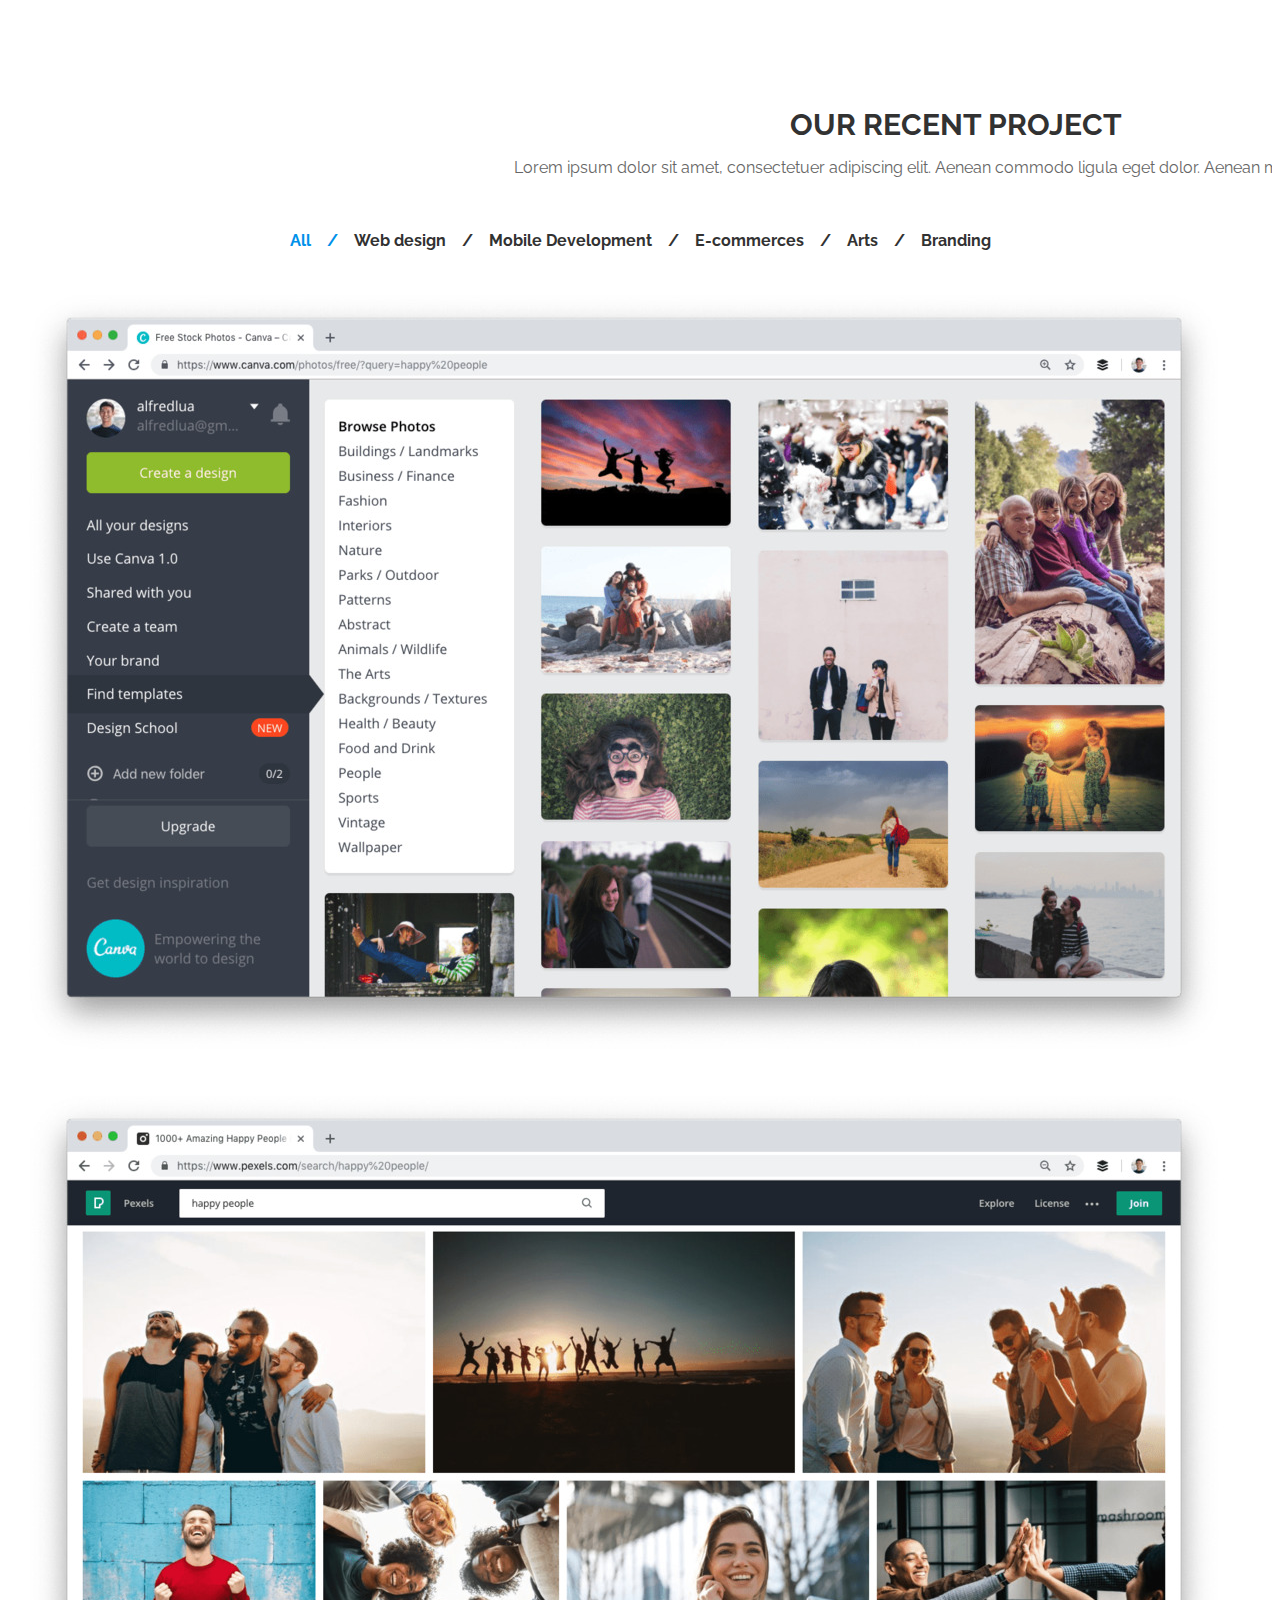
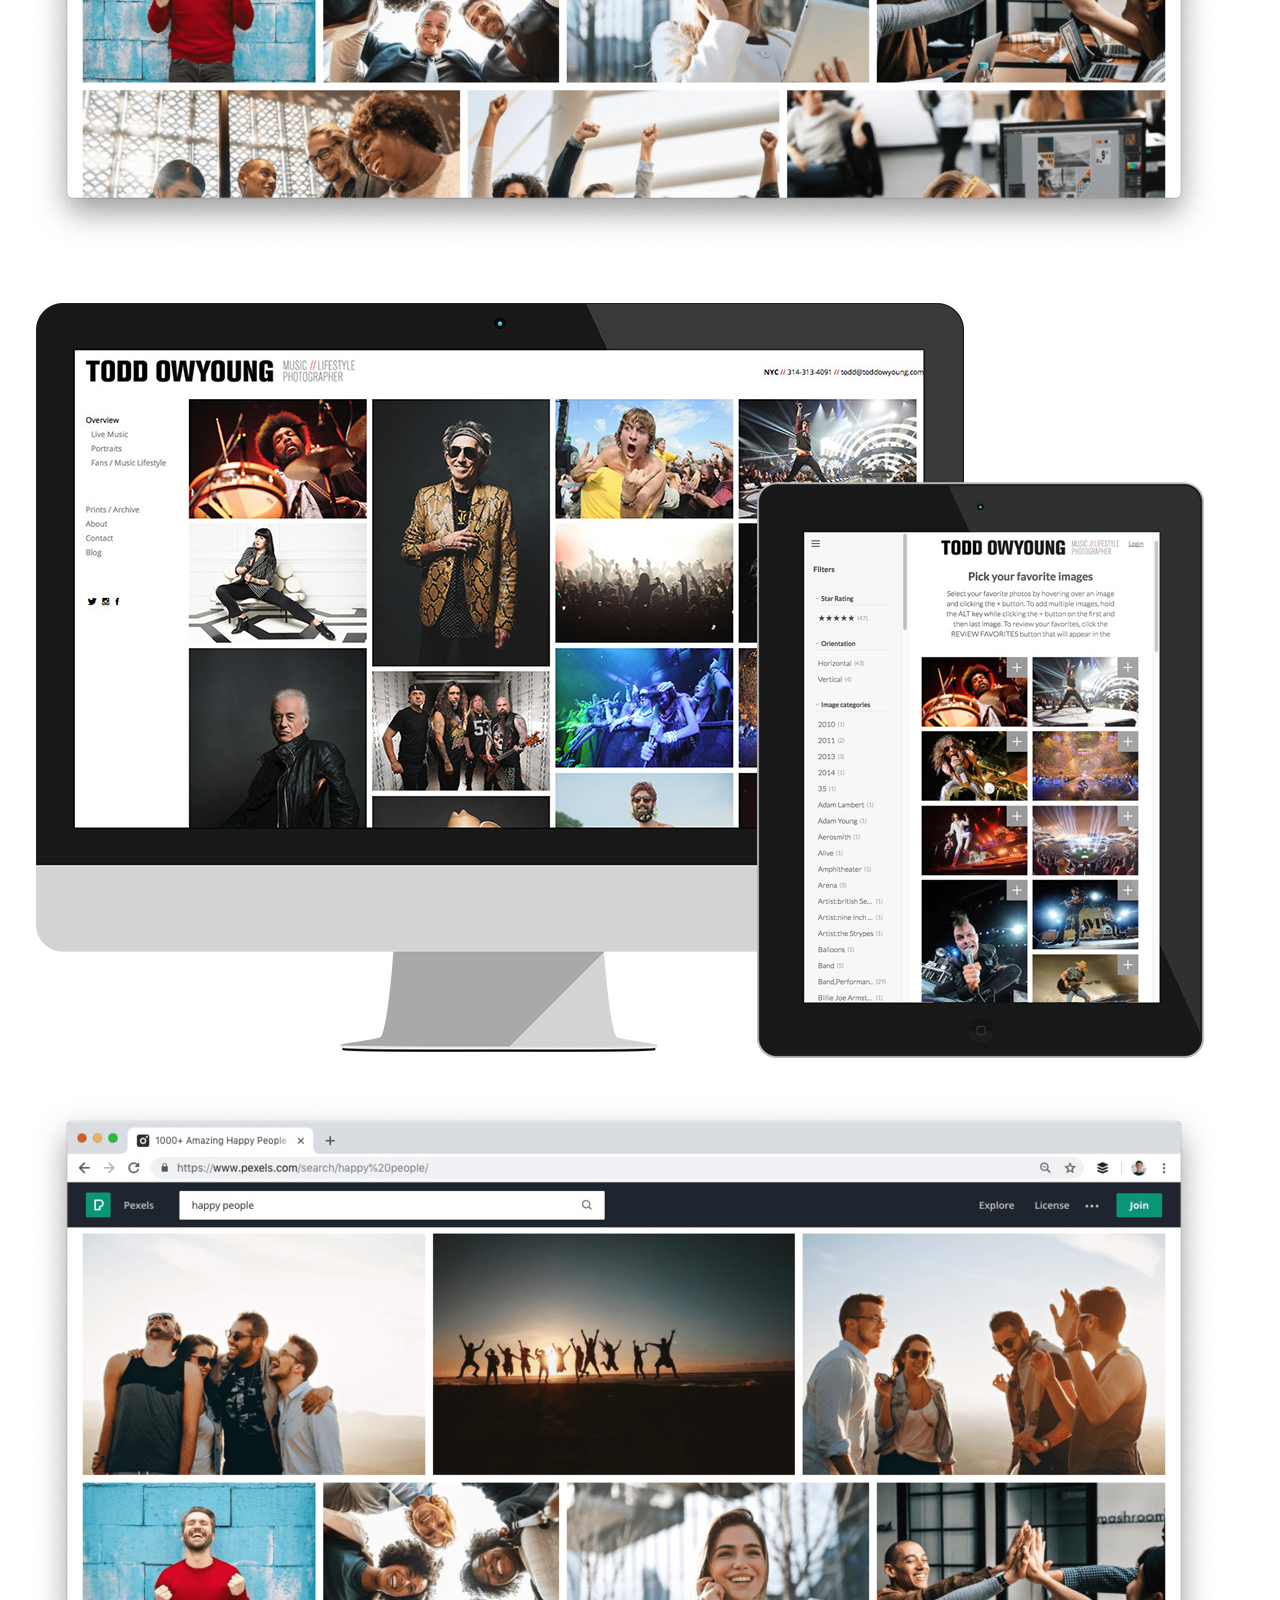
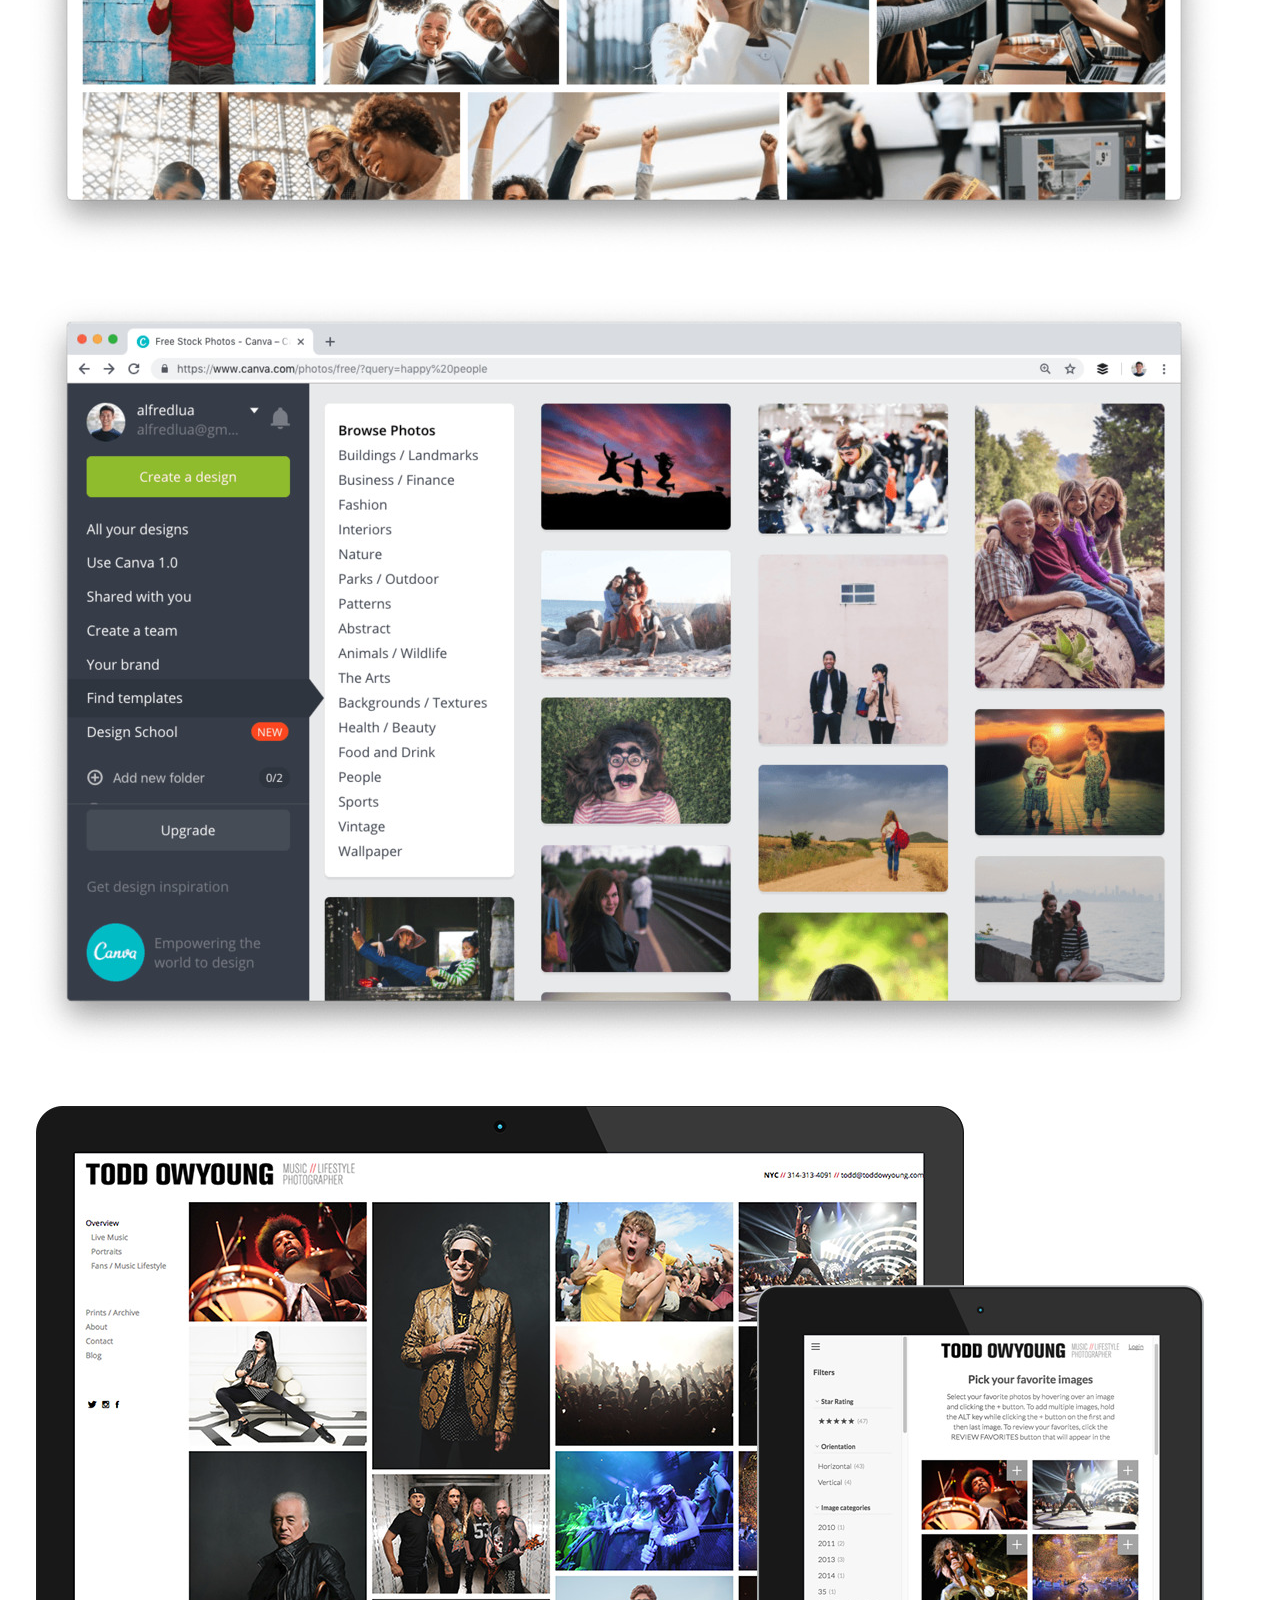
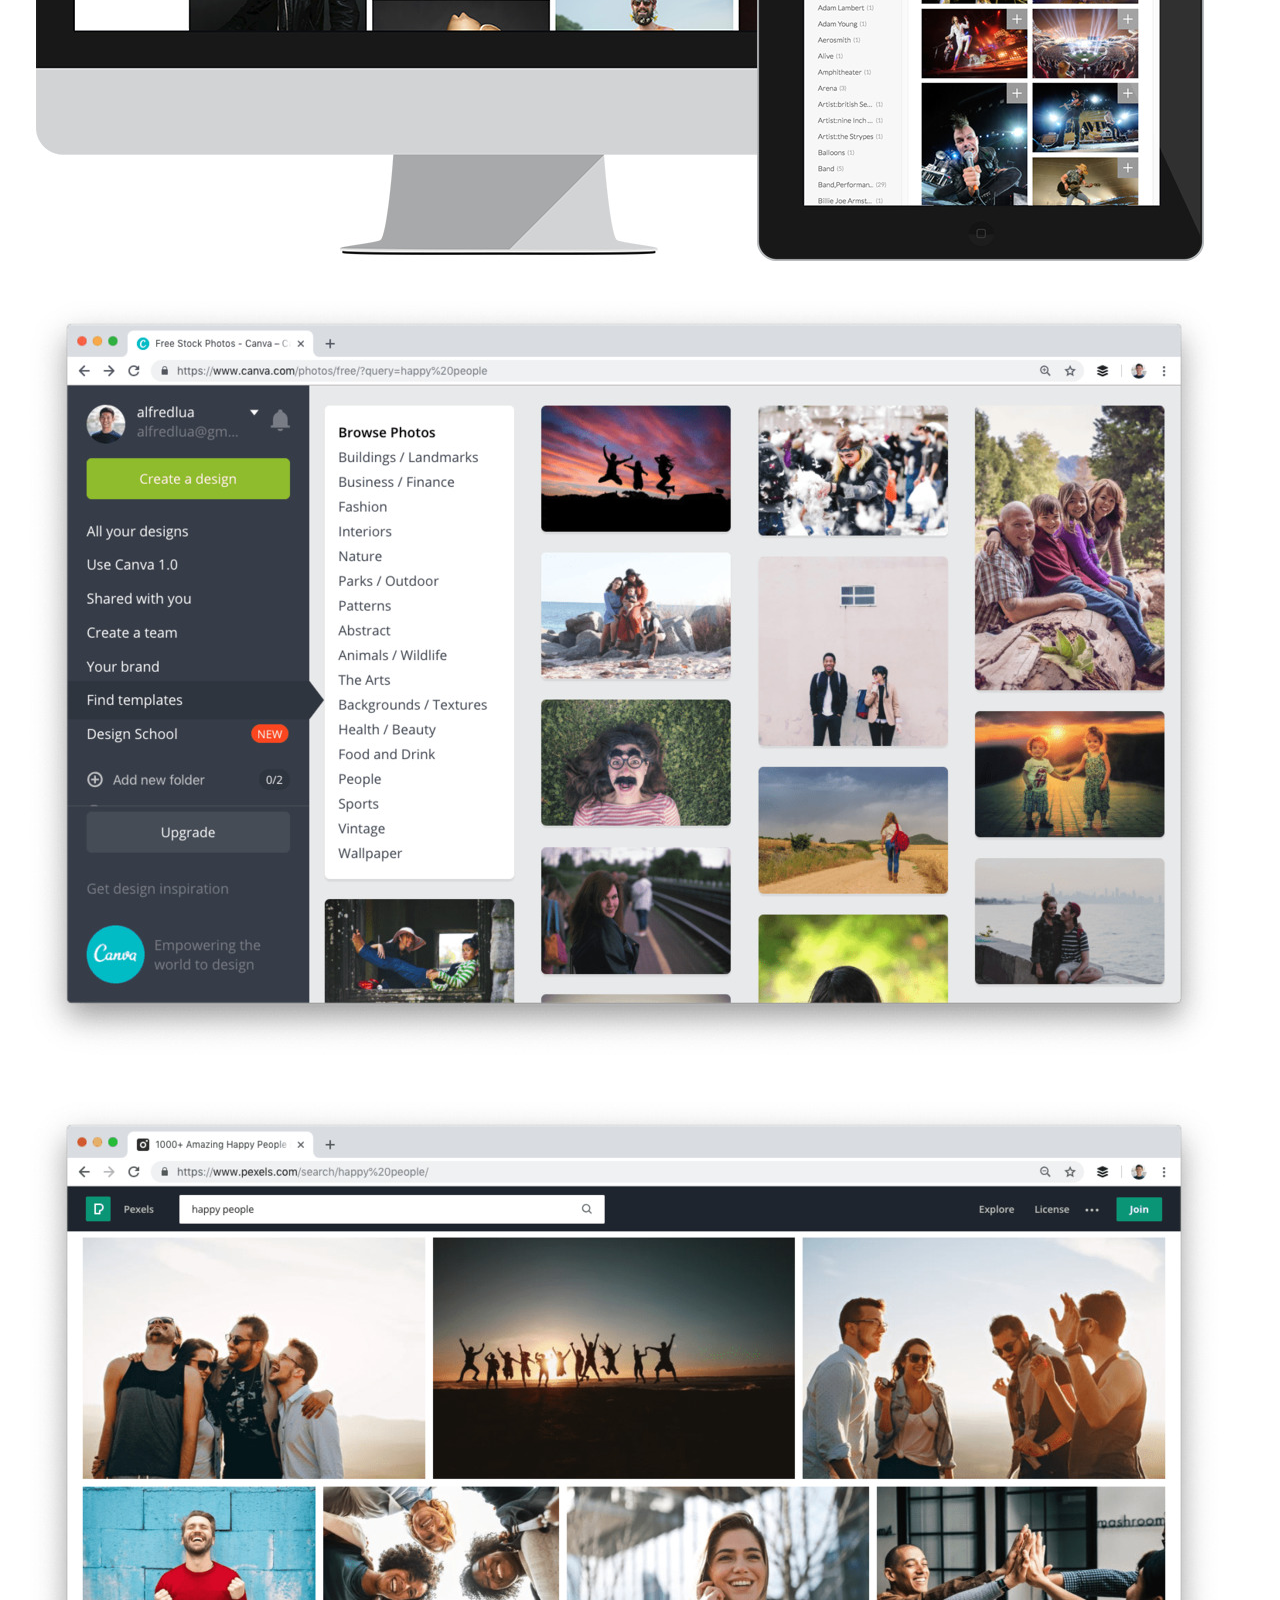
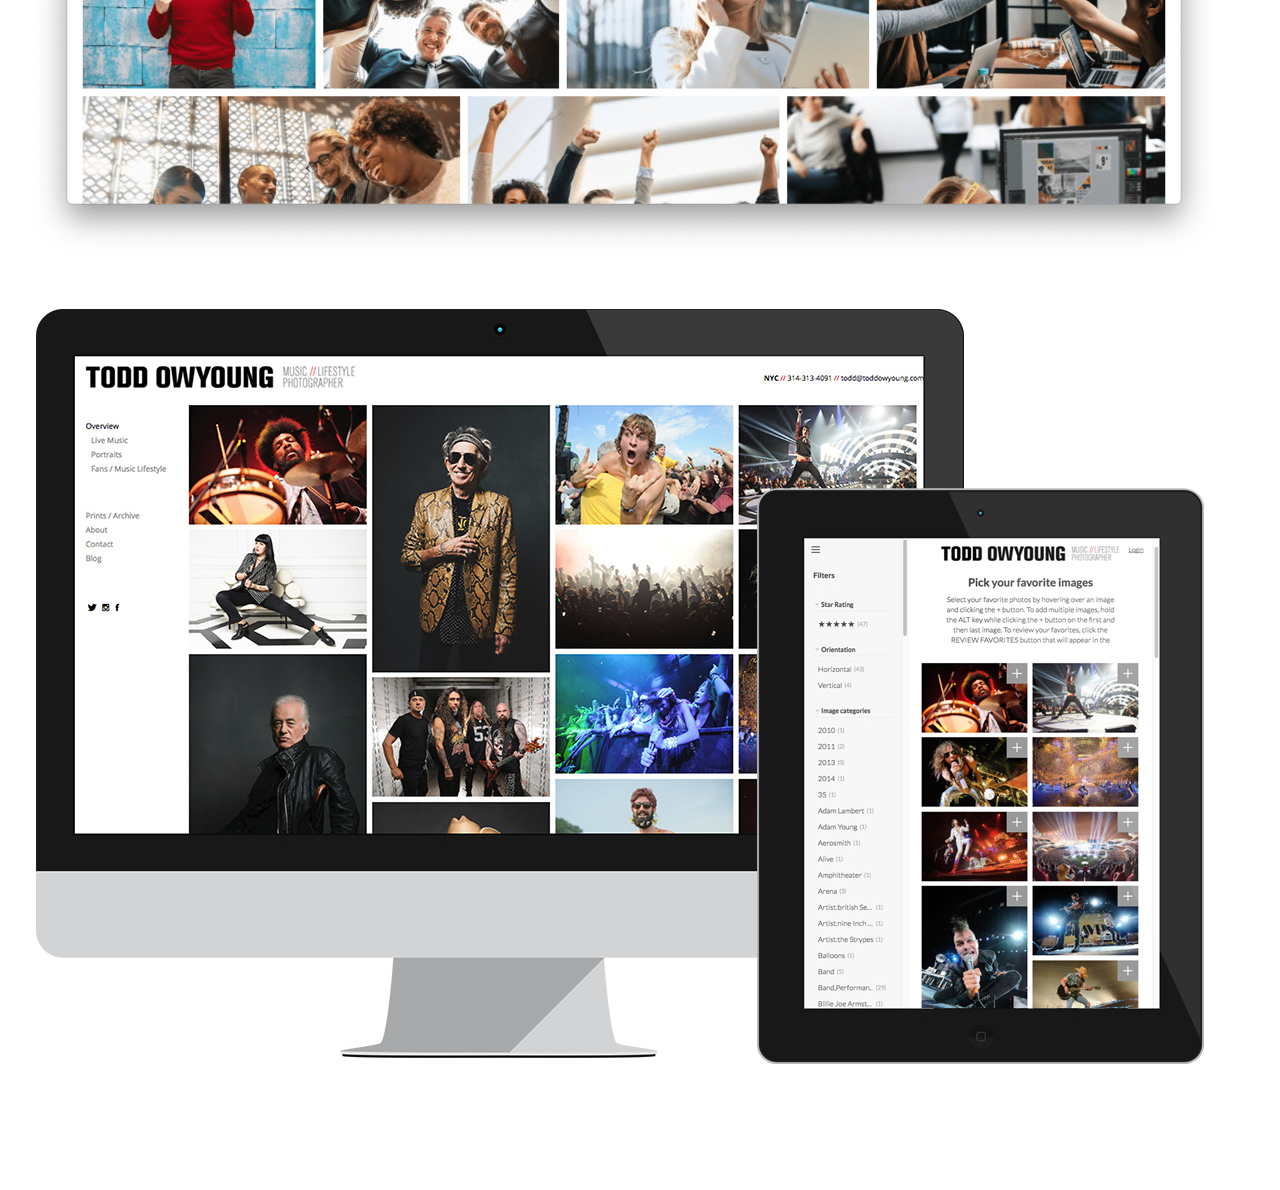
<file: index.html>
<!DOCTYPE html>
<html lang="en">
  <head>
    <!-- Required meta tags -->
    <meta charset="utf-8">
    <meta name="viewport" content="width=device-width, initial-scale=1, shrink-to-fit=no">
    <title>Nellmia : Home</title>
   
   
    <link href="https://maxcdn.bootstrapcdn.com/font-awesome/4.6.3/css/font-awesome.min.css" rel="stylesheet">
     <!-- Bootstrap CSS -->
    <link rel="stylesheet" href="https://maxcdn.bootstrapcdn.com/bootstrap/4.0.0-beta/css/bootstrap.min.css" integrity="sha384-/Y6pD6FV/Vv2HJnA6t+vslU6fwYXjCFtcEpHbNJ0lyAFsXTsjBbfaDjzALeQsN6M" crossorigin="anonymous">

    <!-- Gallery Lightbox -->
    <link href="assets/css/magnific-popup.css" rel="stylesheet">
   
    

    <!-- Main Style -->
    <link href="style.css" rel="stylesheet">

    <!-- Fonts -->

    <!-- Google Fonts Raleway -->
	<link href="https://fonts.googleapis.com/css?family=Raleway:300,400,400i,500,500i,600,700" rel="stylesheet">
	<!-- Google Fonts Open sans -->
	<link href="https://fonts.googleapis.com/css?family=Open+Sans:400,400i,600,700,800" rel="stylesheet">
 
 
	</head>
  <body>

   
  	
	
	<main>
		

		
		
		
		

		<!-- Start Portfolio -->
		<section id="mu-portfolio">
			<div class="container">
				<div class="row">
					<div class="col-md-12">
						<div class="mu-portfolio-area">
							<!-- Title -->
							<div class="row">
								<div class="col-md-12">
									<div class="mu-title">
										<h2>Our Recent Project</h2>
										<p>Lorem ipsum dolor sit amet, consectetuer adipiscing elit. Aenean commodo ligula eget dolor. Aenean massa cum sociis.</p>
									</div>
								</div>
							</div>

							<div class="row">
									<!-- Start Portfolio Filter -->
									<div class="mu-portfolio-filter-area">
										<ul class="mu-simplefilter">
							                <li class="active" data-filter="all">All<span>/</span></li>
							                <li data-filter="1">Web design<span>/</span> </li>
							                <li data-filter="2">Mobile Development<span>/</span></li>
							                <li data-filter="3">E-commerces<span>/</span></li>
							                <li data-filter="4"> Arts<span>/</span> </li>
							                <li data-filter="5">Branding</li>
							            </ul>
									</div>

									<!-- Start Portfolio Content -->
									<div class="mu-portfolio-content">
										<div class="filtr-container">

							                <div class="col-xs-6 col-sm-6 col-md-4 filtr-item" data-category="4">
							                   <a class="mu-imglink" href="assets/images/portfolio/img1.jpg" title="PAINTING">
								                   	<img class="img-responsive" src="assets/images/portfolio/img1.jpg" alt="image">
								                   	<div class="mu-filter-item-content">
								                    	<h4 class="mu-filter-item-title">PAINTING</h4>
								                    	<span class="fa fa-long-arrow-right"></span>
								                    </div>
							                   </a>
							                </div>

							                <div class="col-xs-6 col-sm-6 col-md-4 filtr-item" data-category="5">
							                    <a class="mu-imglink" href="assets/images/portfolio/img2.jpg" title="BRANDING">
							                    	<img class="img-responsive" src="assets/images/portfolio/img2.jpg" alt="image">
								                    <div class="mu-filter-item-content">
								                    	<h4 class="mu-filter-item-title">BRANDING</h4>
								                    	<span class="fa fa-long-arrow-right"></span>
								                    </div>
							                    </a>
							                </div>

							                <div class="col-xs-6 col-sm-6 col-md-4 filtr-item" data-category="3">
							                    <a class="mu-imglink" href="assets/images/portfolio/img3.jpg" title="E-COMMERCE">
							                    	<img class="img-responsive" src="assets/images/portfolio/img3.jpg" alt="image">
								                    <div class="mu-filter-item-content">
								                    	<h4 class="mu-filter-item-title">E-COMMERCE</h4>
								                    	<span class="fa fa-long-arrow-right"></span>
								                    </div>
							                    </a>
							                </div>

							                <div class="col-xs-6 col-sm-6 col-md-4 filtr-item" data-category="1">
							                    <a class="mu-imglink" href="assets/images/portfolio/img2.jpg" title="WEB DESIGN">
							                    	<img class="img-responsive" src="assets/images/portfolio/img2.jpg" alt="image">
								                    <div class="mu-filter-item-content">
								                    	<h4 class="mu-filter-item-title">WEB DESIGN</h4>
								                    	<span class="fa fa-long-arrow-right"></span>
								                    </div>
							                    </a>
							                </div>

							                <div class="col-xs-6 col-sm-6 col-md-4 filtr-item" data-category="2">
							                    <a class="mu-imglink" href="assets/images/portfolio/img1.jpg" title="MOBILE DEVELOPMENT">
							                    	<img class="img-responsive" src="assets/images/portfolio/img1.jpg" alt="image">
								                    <div class="mu-filter-item-content">
								                    	 <h4 class="mu-filter-item-title">MOBILE DEVELOPMENT</h4>
								                    	 <span class="fa fa-long-arrow-right"></span>
								                    </div>
							                    </a>
							                </div>

							                <div class="col-xs-6 col-sm-6 col-md-4 filtr-item" data-category="5">
							                   <a class="mu-imglink" href="assets/images/portfolio/img3.jpg" title="BRANDING">
								                   	<img class="img-responsive" src="assets/images/portfolio/img3.jpg" alt="image">
								                    <div class="mu-filter-item-content">
								                    	<h4 class="mu-filter-item-title">BRANDING</h4>
								                    	<span class="fa fa-long-arrow-right"></span>
								                    </div>
								                </a>
							                </div>

							                <div class="col-xs-6 col-sm-6 col-md-4 filtr-item" data-category="3">
							                   <a class="mu-imglink" href="assets/images/portfolio/img1.jpg" title="E-COMMERCE">
								                   	<img class="img-responsive" src="assets/images/portfolio/img1.jpg" alt="image">
								                    <div class="mu-filter-item-content">
								                    	<h4 class="mu-filter-item-title">E-COMMERCE</h4>
								                    	<span class="fa fa-long-arrow-right"></span>
								                    </div>
							                   </a>
							                </div>

							                <div class="col-xs-6 col-sm-6 col-md-4 filtr-item" data-category="4">
							                    <a class="mu-imglink" href="assets/images/portfolio/img2.jpg" title="PAINTING">
							                    	<img class="img-responsive" src="assets/images/portfolio/img2.jpg" alt="image">
								                    <div class="mu-filter-item-content">
								                    	<h4 class="mu-filter-item-title">PAINTING</h4>
								                    	<span class="fa fa-long-arrow-right"></span>
								                    </div>
							                    </a>
							                </div>

							                  <div class="col-xs-6 col-sm-6 col-md-4 filtr-item" data-category="1">
							                    <a class="mu-imglink" href="assets/images/portfolio/img3.jpg" title="WEB DESIGN">
							                    	<img class="img-responsive" src="assets/images/portfolio/img3.jpg" alt="image">
								                    <div class="mu-filter-item-content">
								                    	<h4 class="mu-filter-item-title">WEB DESIGN</h4>
								                    	<span class="fa fa-long-arrow-right"></span>
								                    </div>
							                    </a>
							                </div>

							            </div>
									</div>
									<!-- End Portfolio Content -->
								</div>
							
						</div>
					</div>
				</div>
			</div>
		</section>
		<!-- End Portfolio -->

		
		
		
	


	</main>
	
	<!-- End main content -->	
			
			
	

	
	<!-- JavaScript -->
    <!-- jQuery first, then Popper.js, then Bootstrap JS -->
    <script src="https://ajax.googleapis.com/ajax/libs/jquery/3.2.1/jquery.min.js"></script>
    <script src="https://cdnjs.cloudflare.com/ajax/libs/popper.js/1.11.0/umd/popper.min.js" integrity="sha384-b/U6ypiBEHpOf/4+1nzFpr53nxSS+GLCkfwBdFNTxtclqqenISfwAzpKaMNFNmj4" crossorigin="anonymous"></script>
    <script src="https://maxcdn.bootstrapcdn.com/bootstrap/4.0.0-beta/js/bootstrap.min.js" integrity="sha384-h0AbiXch4ZDo7tp9hKZ4TsHbi047NrKGLO3SEJAg45jXxnGIfYzk4Si90RDIqNm1" crossorigin="anonymous"></script>
	
    <!-- Filterable Gallery js -->
    <script type="text/javascript" src="assets/js/jquery.filterizr.min.js"></script>
    <!-- Gallery Lightbox -->
    <script type="text/javascript" src="assets/js/jquery.magnific-popup.min.js"></script>
   <!-- Custom js -->
	<script type="text/javascript" src="assets/js/custom.js"></script>

	
    
  </body>
</html>
</file>
<file: style.css>
/*=====
Template Name: Nellima

Version: 1.0
=======*/


/* Table of Content
==================================================
#BASIC TYPOGRAPHY
#HEADER	
#MENUE
#SLIDER
#ABOUT US
#CALL TO ACTION
#SERVICE
#VIDEO
#PORTFOLIO(careers)
#COUNTER
#CLIENTS 
#PRICING
#TESTIMONIALS
#NEWS LETTER
#CLIENTS
#GOOGLE MAP
#FOOTER
#ABOUT US 
#CONTACT US
#RESPONSIVE STYLE
==========*/


/*--------------------*/
/* BASIC TYPOGRAPHY */
/*--------------------*/

body,
html {
	overflow-x:hidden;
}

body {
	font-family: 'Raleway', sans-serif;
	color: #666666;
	font-size: 16px;
	font-weight: 400;
}

ul {
	padding: 0;
	margin: 0;
}

ul li {
	list-style: disc;
	font-size: 17px;
	line-height: 1.59;
}

a { 
	text-decoration: none;
	color: #2f2f2f;  
}

a:hover,
a:focus {
	outline: none;
	text-decoration: none;
}

h1,
h2,
h3,
h4,
h5,
h6 {
	font-family: 'Raleway', sans-serif;
	font-weight: 700;
	margin-top: 0;
}

h1 {
	font-size: 38px;
}

h2 {  
	font-size: 32px; 
	line-height: 1.13; 
}

h3 {  
	font-size: 26px;  
}

h4 {  
	font-size: 22px;  
}

h5 {  
	font-size: 20px;  
}

h6 {  
	font-size: 18px;  
}

img {
	border: none;
	max-width: 100%;
}

code {
	background-color: #ee6e73;
	border-radius: 2px;
	color: #fff;
	padding: 2px 4px;
}

pre {
	background-color: #f8f8f8;
	border: 1px solid #eee;
	border-radius: 4px;
	padding: 10px;
}

pre code {
	background-color: transparent;
	color: #333333;
}

del{
	text-decoration-color: #ee6e73;
}

kbd {
	background-color: #ddd;
	padding: 4px 6px;
	border-radius: 2px;
	color: ;
}

address {
	line-height: 1.5;
	padding-left: 10px;
}

dl dt {
	font-weight: 700;
}

dl dd {
	margin-left: 0;
}

blockquote {
	background-color: #f8f8f8;
	border-radius: 0 4px 4px 0;
	color: #323232;
	padding: 15px 15px;
	border-left: 5px solid #0091ea;
	font-weight: 600;
}

blockquote p {
	margin-top: 10px;
}

button {
	padding: 5px 15px;
	border: none;
}

button:focus {
	outline: none;
	border: none;
}

iframe {
	border: none;
}


/* ========= BUTTON =========*/

.mu-primary-btn {
	background-color: #0091ea;
	color: #fff;
	display: inline-block;
	font-size: 18px;
	padding: 15px 70px;
	text-transform: uppercase;
	font-weight: 700;
	border-radius: 25px;
}

.mu-primary-btn:hover,
.mu-primary-btn:focus {
	color: #fff;
}


.mu-send-msg-btn {
	color: #555;
	font-size: 14px;
	font-weight: 400;
	letter-spacing: 1px;
	text-align: center;
	padding: 12px 20px;
	margin-top: 10px;
	-webkit-transition: all 0.5s;
	transition: all 0.5s;
	width: 170px;
	color: #fff;
	border-radius: 20px;
	cursor: pointer;
	text-transform: uppercase;
}

.mu-send-msg-btn:hover,
.mu-send-msg-btn:focus {
	background-color: #fff;
}

/*scrol to top*/

.scrollToTop {
	background-color: #0091ea;
	bottom: 60px;
	color: #ffffff;
	display: none;
	font-size: 30px;
	line-height: 50px;
	position: fixed;
	right: 20px;
	text-align: center;
	text-decoration: none;
	width: 55px;
	z-index: 999;
	-webkit-transition: all 0.5s ease 0s;
	transition: all 0.5s ease 0s;
	height: 55px;
}

.scrollToTop:hover,
.scrollToTop:focus {
  color: #fff;
}


a:hover,
a:focus,
.mu-book-now-btn,
.mu-copy-right a:hover,
.mu-copy-right a:focus,
.mu-send-msg-btn:hover,
.mu-send-msg-btn:focus,
.mu-logo,
.mu-logo:hover,
.mu-logo:focus,
.mu-client-quote,
.mu-clients-slider .slick-prev, 
.mu-clients-slider .slick-next,
.mu-clients-slider .slick-prev::before, 
.mu-clients-slider .slick-next::before,
.my-why-us-single-icon {
	color: #0091ea;
}


.scrollToTop,
.mu-testimonial-slide .slick-dots li.slick-active,
#mu-callto-action {
	background-color: #0091ea;
}

.mu-social-media a:hover,
.mu-social-media a:focus {
	border: 1px solid #0091ea;
	color: #0091ea;
}

.mu-contact-form .form-control:focus,
.mu-featured-tours-single-info .mu-book-now-btn {
	border: 1px solid #0091ea;    
} 

.mu-send-msg-btn,
.mu-send-msg-btn:focus,
.mu-register-btn:hover,
.mu-register-btn:focus {
	border: 1px solid #0091ea;
	background-color: #0091ea;
}

.mu-clients-slider .slick-prev, 
.mu-clients-slider .slick-next {
	border: 2px solid #0091ea;
}







/*--------------------*/
/* PORTFOLIO (Our Recent Project)*/
/*--------------------*/

#mu-portfolio {
	display: inline;
	float: left;
	width: 100%;
}

.mu-portfolio-area {
	display: inline;
	float: left;
	padding: 100px 0;
	width: 100%;
}

.mu-portfolio-content{
	display: inline;
	float: left;
	margin-top: 20px;
	width: 100%;
}

.mu-portfolio-filter-area{
	display: inline;
	float: left;
	width: 100%;
}

.filtr-item {
	margin-bottom: 0px;
	padding: 16px;
	transform-style: unset !important;
}

.mu-imglink {
	background-color: transparent;
}

.filtr-item h4 {
	font-size: 14px;
}

.mu-filter-item-content {
	background-color: #0091ea;
	position: absolute;
	left: 16px;
	top: 16px;
	right: 16px;
	bottom: 16px;
	color: #fff;
	padding-top: 27%;
	text-align: center;
	-webkit-transform: scale(0);
	        transform: scale(0);
	-webkit-transition: all 0.5s;
	transition: all 0.5s;
	opacity: 0.9;
	-ms-filter: "progid:DXImageTransform.Microsoft.Alpha(Opacity=90)";
}

.filtr-item:hover .mu-filter-item-content {
	-webkit-transform: scale(0.9);
	        transform: scale(0.9);
}


/* Filter controls */

.mu-simplefilter {
	text-align: center;
}

.mu-simplefilter li {
	color: #323232;
	cursor: pointer;
	display: inline-block;
	margin: 0 6px;
	-webkit-transition: all 0.5s;
	transition: all 0.5s;
	font-size: 16px;
	font-weight: 700;
	-webkit-transition: all 0.5s;
	-o-transition: all 0.5s;
	transition: all 0.5s;
}

.mu-simplefilter li span {
	margin-left: 16px;
}

.mu-simplefilter li:hover,
.mu-simplefilter li.active {
    color: #0091ea;
}









/*--------------------*/
/* ABOUT US (who we are)*/
/*--------------------*/

#mu-about {
	background-color: #fff;
	display: inline;
	float: left;
	width: 100%;
}

.mu-about-area {
	display: inline;
	float: left;
	padding: 100px 0;
	width: 100%;
}

.mu-title {
	display: inline;
	float: left;
	text-align: center;
	width: 100%;
	margin-bottom: 35px;
	padding: 0 25%;
}

.mu-title h2 {
	color: #323232;
	font-size: 30px;
	text-transform: uppercase;
	margin-bottom: 15px;
}

.mu-title p {

}

.mu-about-left {
	display: inline;
	float: left;
	padding-right: 15px;
	width: 100%;
}

.mu-about-right {
	display: inline;
	float: left;
	padding-left: 15px;
	width: 100%
}

.mu-about-right ul {}

.mu-about-right ul li {
	list-style: none;
	float: left;
	margin-bottom: 25px;
}

.mu-about-right ul li h3 {
	border-bottom: 3px solid #e5e5e5;
	color: #323232;
	font-size: 20px;
	display: inline-block;
	padding-bottom: 5px;
	margin-bottom: 15px;
}

.mu-about-right p {
	font-size: 14px;
}

/*------------------
team members
-------------------*/

#mu-team {
	display: inline;
	float: left;
	width: 100%;
}

.mu-team-area {
	display: inline;
	float: left;
	padding: 100px 0 90px;
	width: 100%;
}

.mu-team-content {
	display: inline;
	float: left;
	width: 100%;
}

.mu-single-team {
	background-color: #f6f6f6;
	display: inline;
	float: left;
	width: 100%;
	margin-top: 15px;
	margin-bottom: 15px;
}

.mu-single-team-img {
	display: inline;
	float: left;
	width: 25%;
}

.mu-single-team-img img {}

.mu-single-team-content {
	display: inline;
	float: left;
	width: 75%;
	padding: 15px 33px;
}

.mu-single-team-content h3 {
	font-size: 18px;
	color: #323232;
	margin-bottom: 0;
}

.mu-single-team-content span {
	display: inline-block;
	font-size: 16px;
	color: #0091ea;
	margin-bottom: 5px;
}

.mu-single-team-content p {
	font-size: 14px;
	margin-bottom: 12px;
}

.mu-team-social li {
	list-style: none;
	display: inline-block;
}

.mu-team-social li a {
	background-color: #ebebeb;
	border-radius: 50%;
	color: #7a7272;
	display: inline-block;
	font-size: 16px;
	height: 35px;
	line-height: 35px;
	margin-right: 10px;
	width: 35px;
	text-align: center;
	-webkit-transition: all 0.5s;
	-o-transition: all 0.5s;
	transition: all 0.5s;
}

.mu-team-social li a:hover,
.mu-team-social li a:focus {
	background-color: #0091ea;
	color: #fff;
}





/*--------------------*/
/* RESPONSIVE STYLE */
/*--------------------*/

@media (max-width: 1199px) {


	.mu-about-right {
		padding-left: 0;
	}

	

	.mu-about-right ul li {
		margin-bottom: 10px;
	}

	

	/*About us page*/

	.mu-single-team-img {
		width: 26%;
	}

	.mu-single-team-content {
		width: 74%;
		padding: 10px 10px;
	}

	.mu-single-team-content span {
		margin-bottom: 0;
	}

	.mu-single-team-content p {
		font-size: 12px;
	}

	
		
}




@media (max-width: 767px) {

	.mu-title {
		padding: 0;
	}
	
	.mu-about-area {
		padding: 60px 0;
	}

	.mu-about-right {
		margin-top: 30px;
	}

	


@media (max-width: 640px){

	.mu-single-slide-content h1 {
		font-size: 25px;
		margin-bottom: 10px;
	}

	.slick-next {
		right: 10px;
	}

	.slick-prev {
		left: 10px;
	}

	.mu-single-slide-content-area {
		padding: 6% 0%;
	}

	.mu-single-slide-content a {
		margin-top: 0;
	}

	.mu-single-slide-content p {
		margin-bottom: 15px;
	}

	.mu-primary-btn {
		padding: 12px 28px;
		font-size: 14px;
	}

	.mu-video-left {
		padding: 120px 0;
	}

	.mu-video-iframe-area {
		padding: 5% 5%;
	}

	.mu-video-iframe-area iframe {
		height: 300px;
	}

	.mu-video-close-btn {
		top: 5px;
		margin-top: 0;
		height: 40px;
		line-height: 35px;
		width: 40px;
	}

	.mu-newsletter-content {
		padding: 0;
	}

	.mu-single-counter {
		margin: 20px 0;
	}

			
}


@media (max-width: 480px) {
	.mu-single-slide-content a.mu-primary-btn {
		display: none;
	}

	.mu-single-counter span {
		float: none;
	}

	.mu-single-counter-content {
		float: none;
		display: inline-block;
	}

	.mu-title h2 {
		font-size: 25px;
		margin-bottom: 10px;
	}

	.mu-call-to-action-left h2 {
		font-size: 20px;
	}

	.mu-filter-item-content {
		padding-top: 29%;
		font-size: 18px;
	}
	
	.filtr-item h4 {
		font-size: 18px;
	}

	.mu-testimonials-area h2 {
		font-size: 25px;
	}

	.mu-testimonials-block {
		margin-top: 20px;
	}

	.mu-testimonial-slide li p {
		font-size: 15px;
	}

	.mu-testimonials-area {
		padding: 50px 0 50px;
	}

	.mu-subscribe-btn {
		font-size: 16px;
	}

	.mu-video-play-btn {
		height: 40px;
		width: 60px;
		font-size: 16px;
		line-height: 40px;
	}

	.slick-next,
	.slick-prev {
		width: 40px;
		height: 40px;
	}

	.slick-prev::before, 
	.slick-next::before {
		font-size: 20px;
	}

	.scrollToTop {
		font-size: 25px;
		line-height: 43px;
		width: 45px;
		height: 45px;
	}

	.mu-navbar {
		padding: 10px 0;
	}

	.mu-navbar .navbar-toggler {
		padding: 5px 10px;
	}

	/*About Us page*/

	.mu-page-header-area {
		padding: 80px 0;
	}

	.mu-page-header-title {
		font-size: 30px;
	}

	/*contact us*/

	#mu-google-map iframe {
		height: 250px;
	}

	/*Blog page*/

	#mu-blog {
		padding: 30px 0;
	}

	#mu-blog .mu-blog-item {
		margin-bottom: 30px;
	}

	.mu-blog-pagination .pagination .page-link {
		font-size: 16px;
		width: 35px;
		height: 35px;
		line-height: 33px;
	}

	.mu-blog-pagination .pagination .page-item:first-child .page-link,
	.mu-blog-pagination .pagination .page-item:last-child .page-link {
		line-height: 38px;
	}

	.mu-blog-pagination .pagination {
		float: none;
	}

	.mu-blog-sidebar {
		margin-top: 30px;
	}

	.mu-sidebar-social-widget .mu-social-media a {
		width: 35px;
		height: 35px;
		line-height: 35px;
		font-size: 16px;
	}

	
}


@media (max-width: 360px) {
	.mu-single-slide-content h1 {
		font-size: 18px;
		margin-bottom: 5px;
	}

	.mu-single-slide-content p {
		margin-bottom: 0;
		font-size: 12px;
	}

	.mu-title h2 {
		font-size: 22px;
	}


	/*About Us page*/

	.mu-single-team {
		text-align: center;
		padding: 10px 0;
	}

	.mu-single-team-img,
	.mu-single-team-content {
		width: 100%;
	}

	
	

}



@media (max-width: 320px) {

	.mu-single-slide-content-area {
		padding: 2% 0%;
	}

	.mu-filter-item-content {
		padding-top: 24%;
	}
	


}
	
	@media screen and (max-width: 1020px){
.header-logo img {
    width: 65px;
    height: 50px;
}
</file>
